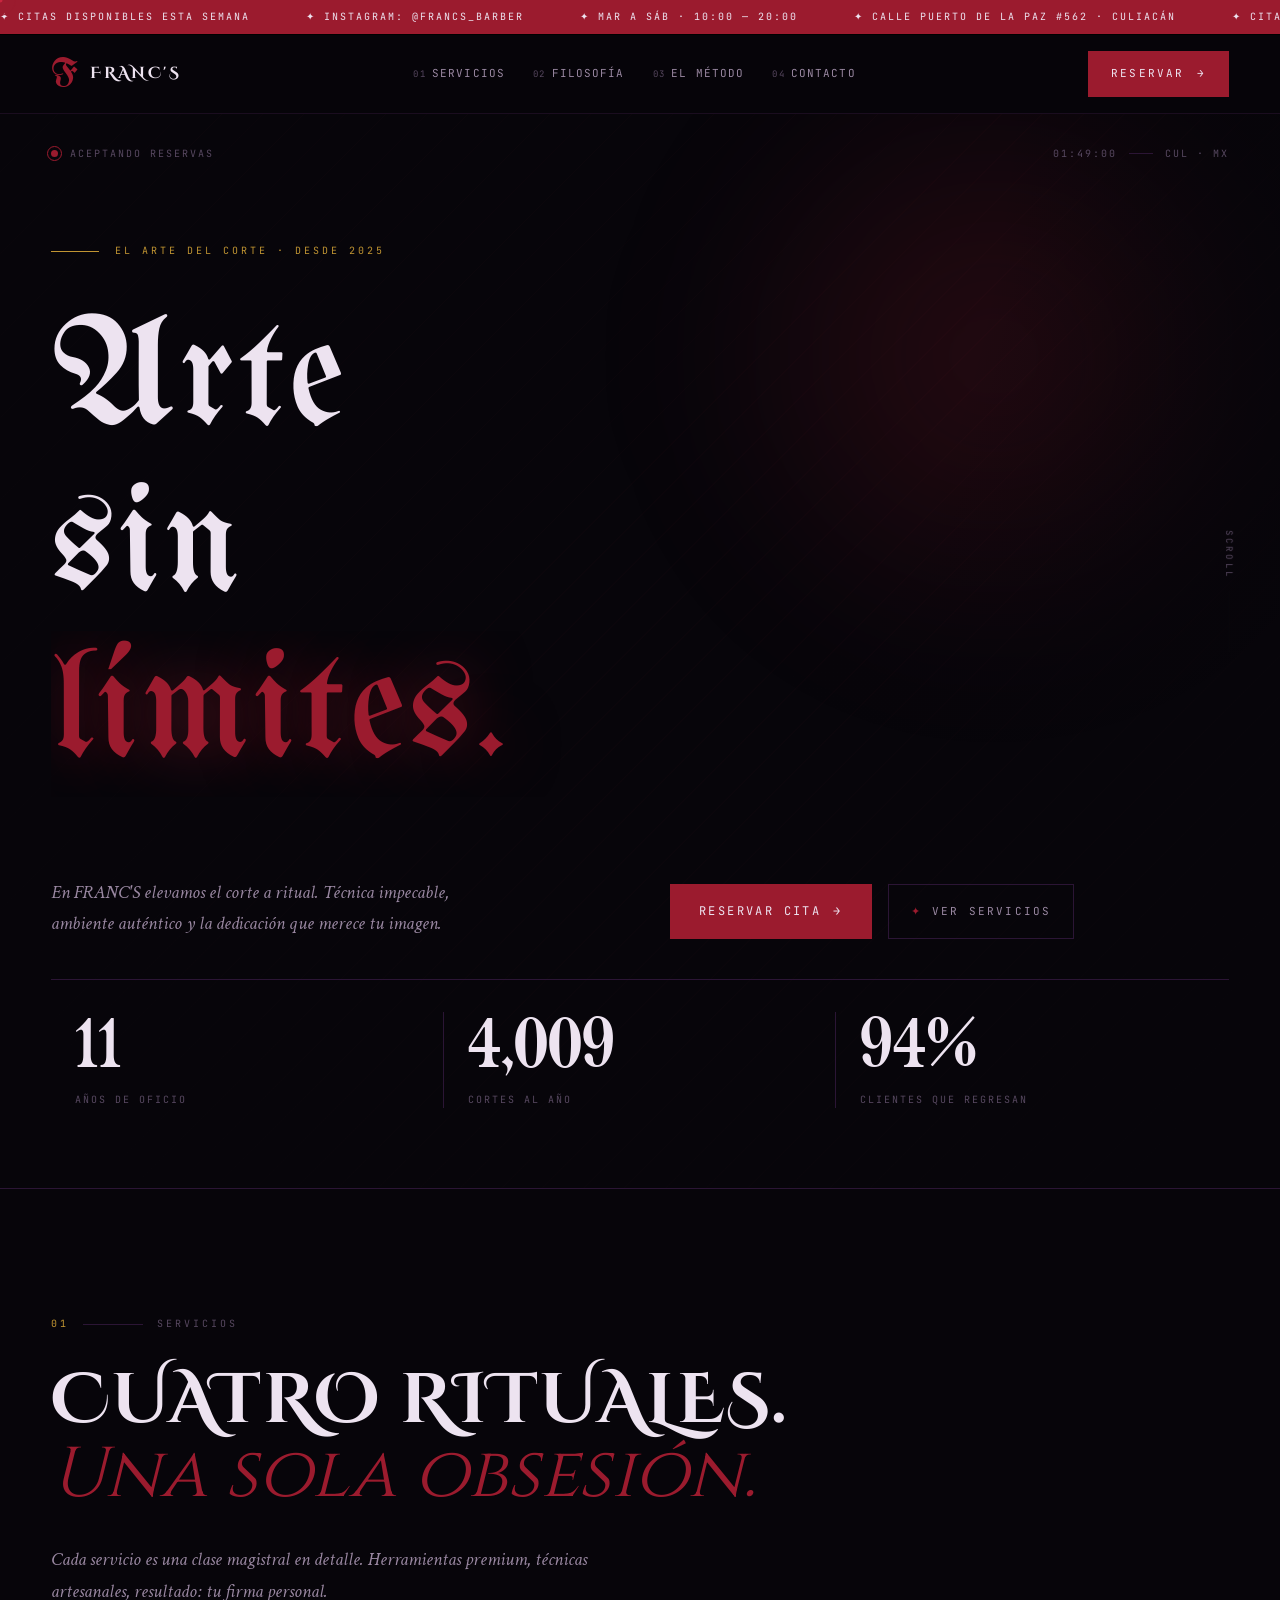
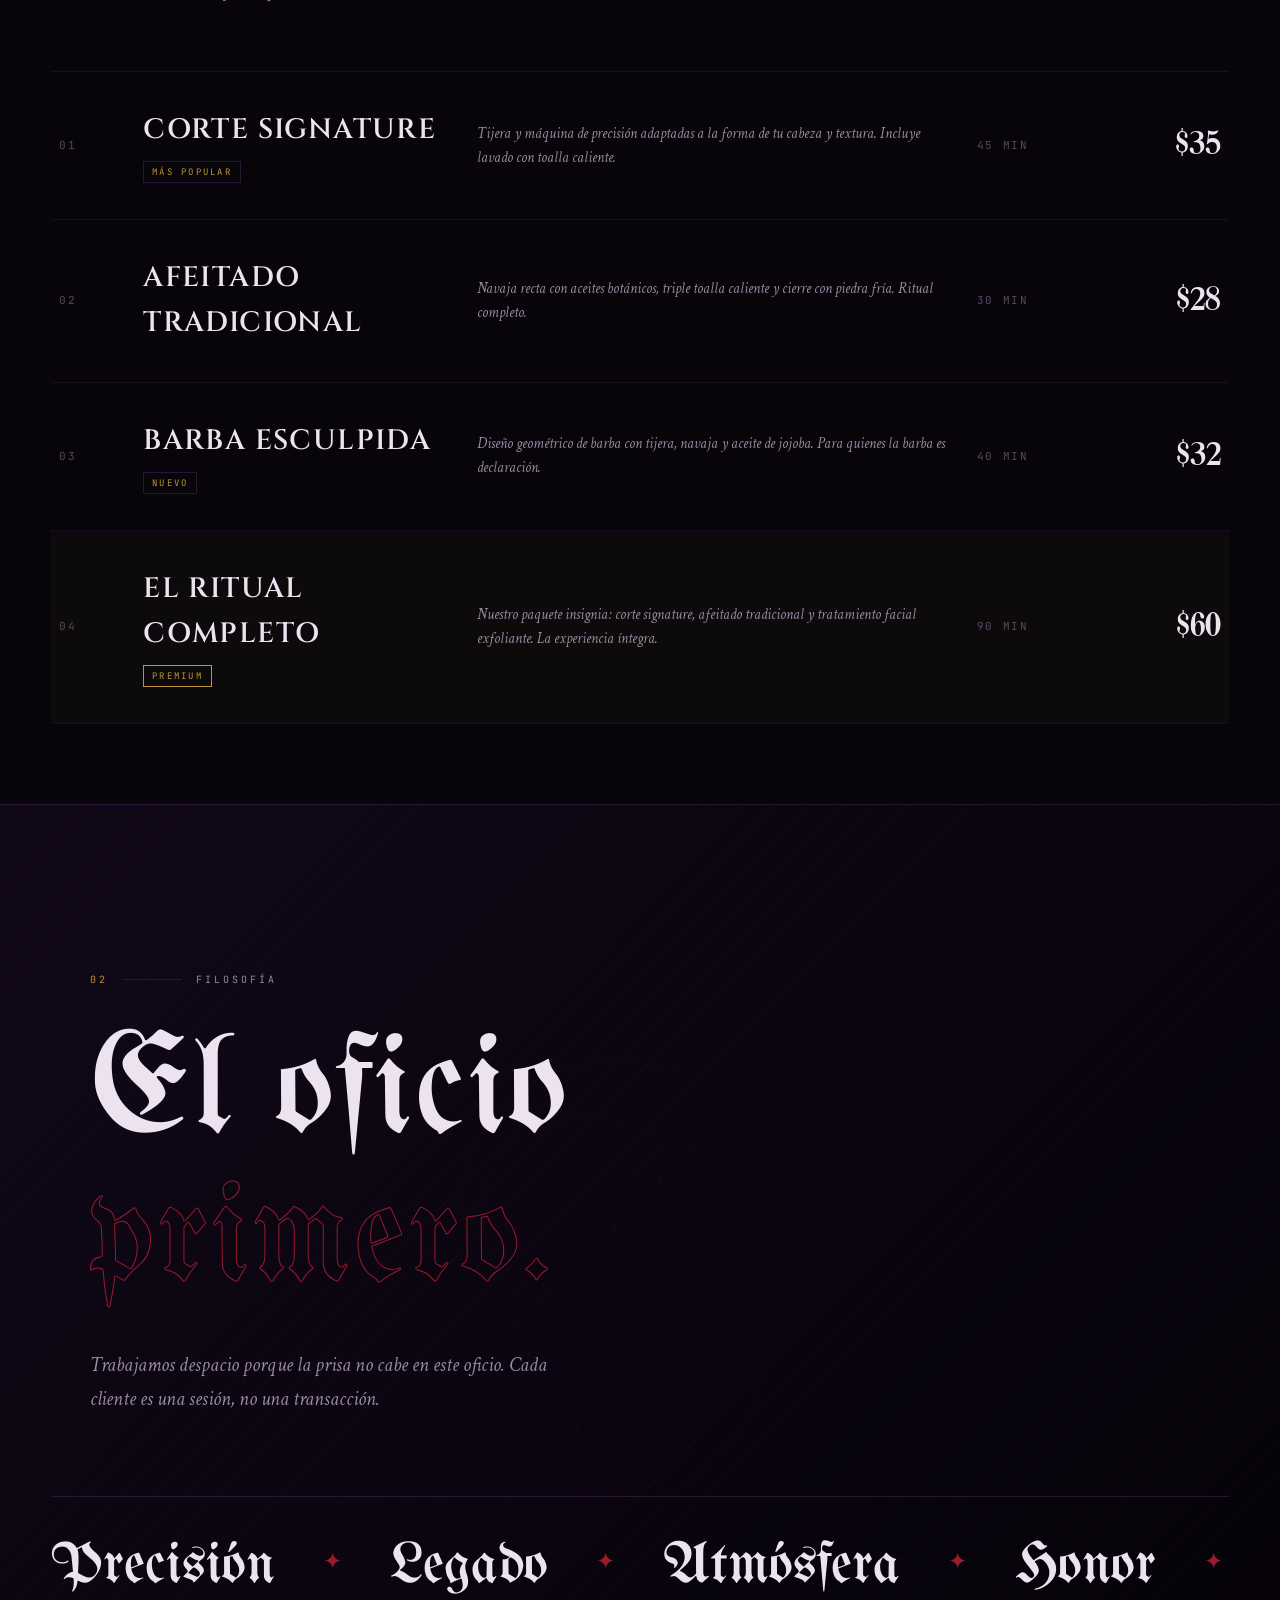
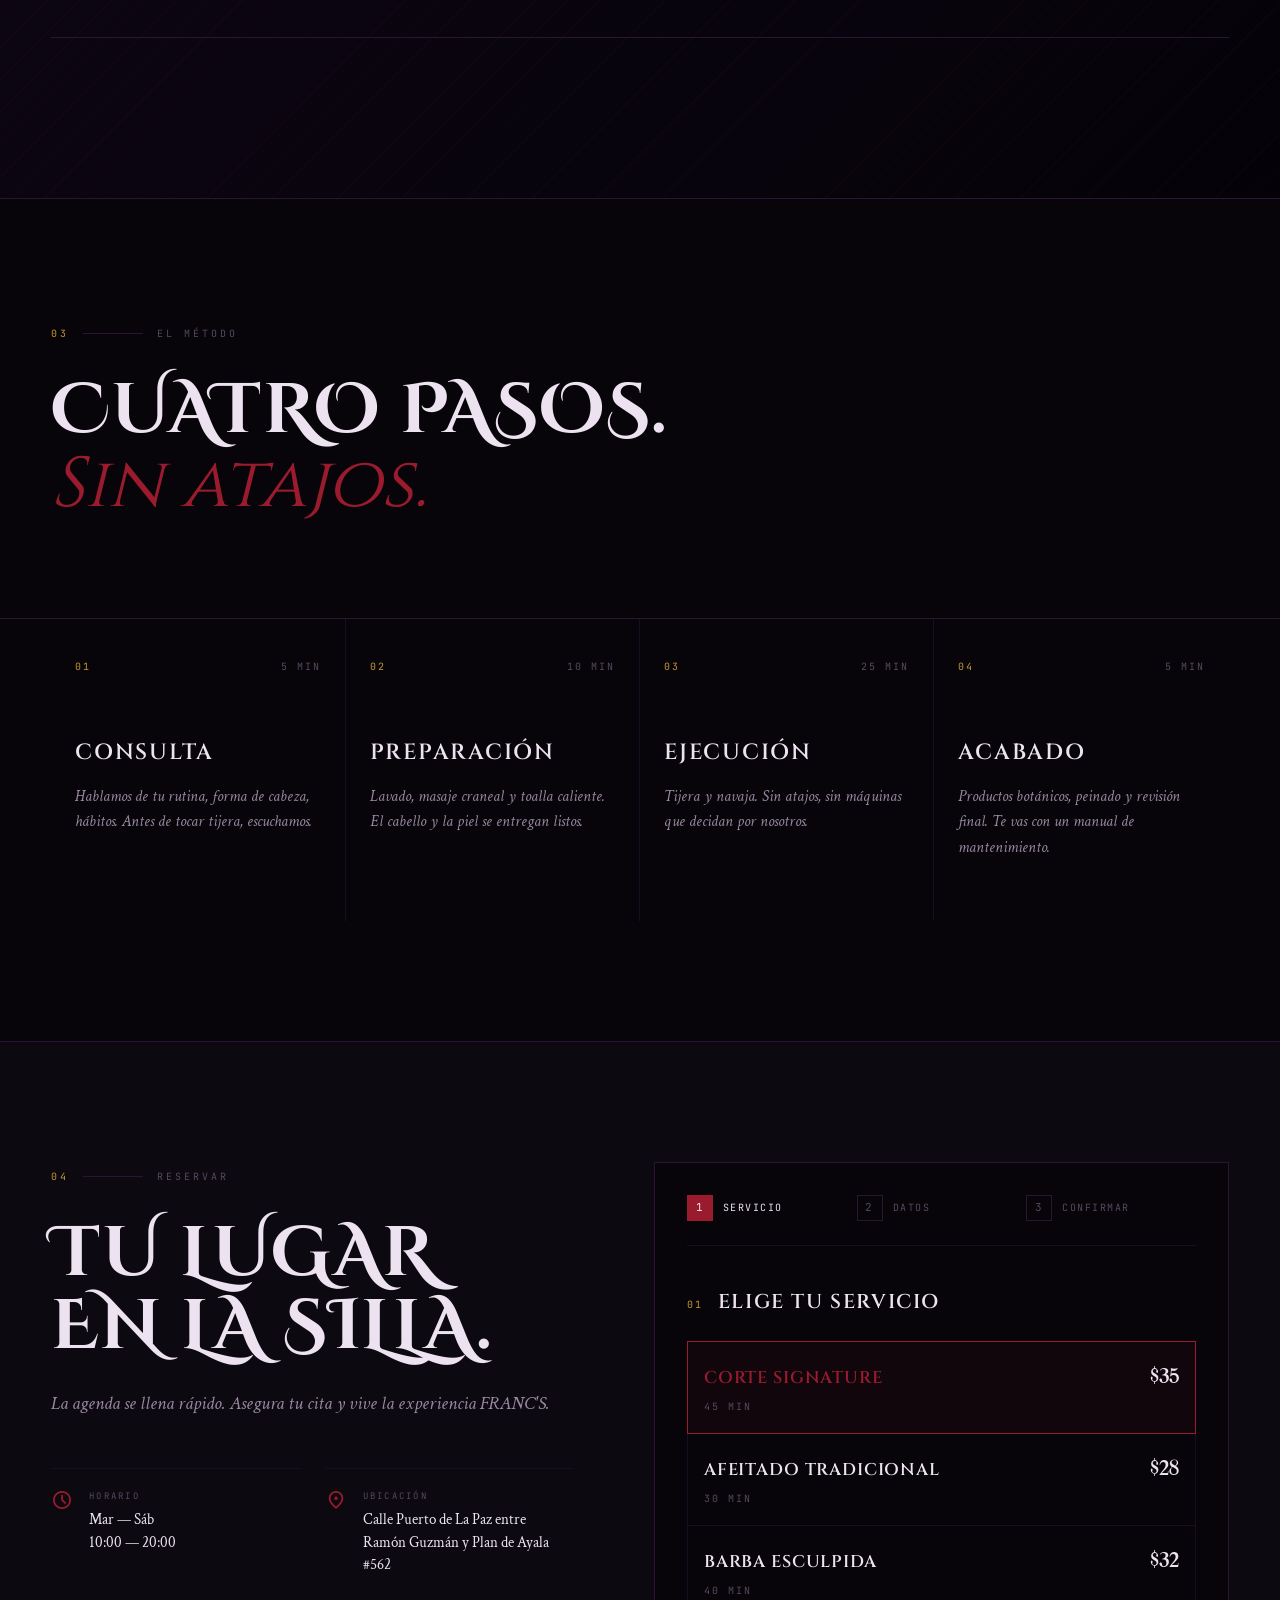
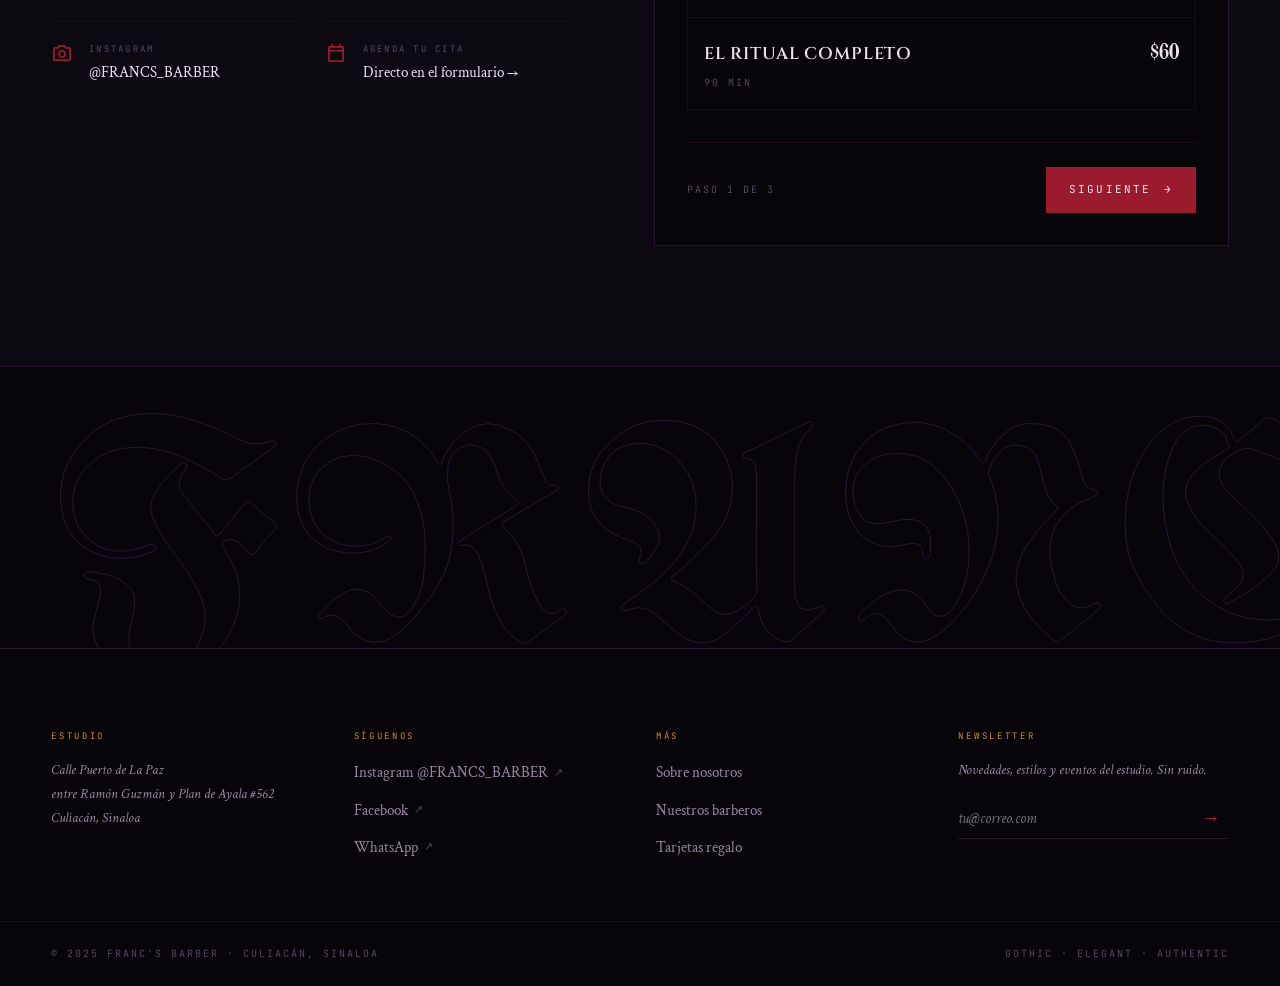
<file: index.html>
<!DOCTYPE html>
<html lang="es">
<head>
  <meta charset="UTF-8" />
  <meta name="viewport" content="width=device-width, initial-scale=1.0" />
  <title>FRANC'S — Barber Shop</title>
  <link rel="preconnect" href="https://fonts.googleapis.com" />
  <link rel="preconnect" href="https://fonts.gstatic.com" crossorigin />
  <link href="https://fonts.googleapis.com/css2?family=UnifrakturMaguntia&family=Cinzel+Decorative:wght@400;700;900&family=Cinzel:wght@400;600;700&family=Crimson+Text:ital,wght@0,400;0,600;1,400;1,600&family=JetBrains+Mono:wght@300;400;500&display=swap" rel="stylesheet" />
  <link href="https://fonts.googleapis.com/css2?family=Material+Symbols+Outlined:opsz,wght,FILL,GRAD@24,300,0,0&display=swap" rel="stylesheet" />
  <link rel="stylesheet" href="styles.css" />
</head>
<body>
  <div class="cursor-dot" id="cursorDot" aria-hidden="true"></div>
  <div class="cursor-ring" id="cursorRing" aria-hidden="true"></div>

  <!-- Loader -->
  <div class="loader" id="loader">
    <div class="loader-emblem">F</div>
    <div class="loader-bar"><span></span></div>
    <div class="loader-text">FRANC'S BARBER — EST. MMXXV</div>
  </div>

  <!-- Ticker -->
  <div class="ticker" aria-hidden="true">
    <div class="ticker-track">
      <span>✦ Citas disponibles esta semana</span>
      <span>✦ Instagram: @FRANCS_BARBER</span>
      <span>✦ Mar a Sáb · 10:00 — 20:00</span>
      <span>✦ Calle Puerto de La Paz #562 · Culiacán</span>
      <span>✦ Citas disponibles esta semana</span>
      <span>✦ Instagram: @FRANCS_BARBER</span>
      <span>✦ Mar a Sáb · 10:00 — 20:00</span>
      <span>✦ Calle Puerto de La Paz #562 · Culiacán</span>
    </div>
  </div>

  <!-- Nav -->
  <nav class="nav" id="nav">
    <div class="nav-inner">
      <a href="#top" class="logo" data-magnetic>
        <span class="logo-mark">F</span>
        <span class="logo-text">FRANC'S</span>
      </a>
      <ul class="nav-links">
        <li><a href="#servicios" class="nav-link"><span class="num">01</span><span>Servicios</span></a></li>
        <li><a href="#filosofia" class="nav-link"><span class="num">02</span><span>Filosofía</span></a></li>
        <li><a href="#galeria" class="nav-link"><span class="num">03</span><span>El Método</span></a></li>
        <li><a href="#contacto" class="nav-link"><span class="num">04</span><span>Contacto</span></a></li>
      </ul>
      <a href="#reservar" class="btn-primary" data-magnetic>
        <span>Reservar</span>
        <span class="btn-arrow">→</span>
      </a>
      <button class="nav-toggle" id="navToggle" aria-label="Menu">
        <span></span><span></span>
      </button>
    </div>
  </nav>

  <!-- Hero -->
  <header class="hero" id="top">
    <div class="hero-bg" aria-hidden="true">
      <div class="hero-texture"></div>
      <div class="hero-glow"></div>
      <div class="hero-vignette"></div>
    </div>

    <div class="hero-meta">
      <div class="meta-row">
        <span class="dot-pulse"></span>
        <span>Aceptando reservas</span>
      </div>
      <div class="meta-row right">
        <span id="clock">--:--:--</span>
        <span class="meta-divider"></span>
        <span>CUL · MX</span>
      </div>
    </div>

    <div class="hero-content">
      <div class="hero-tagline">
        <span class="tag-line"></span>
        <span>El arte del corte · Desde 2025</span>
      </div>

      <h1 class="hero-title">
        <span class="word"><span data-letters="Arte">Arte</span></span>
        <span class="word"><span data-letters="sin">sin</span></span>
        <span class="word accent-word"><span data-letters="límites.">límites.</span></span>
      </h1>

      <div class="hero-foot">
        <p class="hero-lede">
          En FRANC'S elevamos el corte a ritual. Técnica impecable, ambiente
          auténtico y la dedicación que merece tu imagen.
        </p>
        <div class="hero-actions">
          <a href="#reservar" class="btn-primary lg" data-magnetic>
            <span>Reservar cita</span>
            <span class="btn-arrow">→</span>
          </a>
          <a href="#servicios" class="btn-ghost">
            <span class="play-mark">✦</span>
            <span>Ver servicios</span>
          </a>
        </div>
      </div>
    </div>

    <div class="hero-stats">
      <div class="stat">
        <div class="stat-num" data-count="12">0</div>
        <div class="stat-label">Años de oficio</div>
      </div>
      <div class="stat">
        <div class="stat-num" data-count="4200">0</div>
        <div class="stat-label">Cortes al año</div>
      </div>
      <div class="stat">
        <div class="stat-num" data-count="98" data-suffix="%">0</div>
        <div class="stat-label">Clientes que regresan</div>
      </div>
    </div>

    <div class="hero-scroll">
      <span>Scroll</span>
      <span class="scroll-line"></span>
    </div>
  </header>

  <!-- Servicios -->
  <section class="services" id="servicios">
    <div class="section-head">
      <div class="section-label">
        <span class="num">01</span>
        <span class="line"></span>
        <span>Servicios</span>
      </div>
      <h2 class="section-title reveal">
        Cuatro rituales.<br />
        <span class="italic">Una sola obsesión.</span>
      </h2>
      <p class="section-lede reveal">
        Cada servicio es una clase magistral en detalle. Herramientas premium,
        técnicas artesanales, resultado: tu firma personal.
      </p>
    </div>

    <div class="services-list" id="servicesList">
      <article class="service" data-index="01">
        <div class="service-num">01</div>
        <div class="service-name">
          <h3>Corte Signature</h3>
          <span class="service-tag">Más popular</span>
        </div>
        <p class="service-desc">Tijera y máquina de precisión adaptadas a la forma de tu cabeza y textura. Incluye lavado con toalla caliente.</p>
        <div class="service-meta"><span>45 min</span></div>
        <div class="service-price">$35</div>
        <div class="service-hover" aria-hidden="true">
          <span>Reservar</span><span>→</span>
        </div>
      </article>

      <article class="service" data-index="02">
        <div class="service-num">02</div>
        <div class="service-name">
          <h3>Afeitado Tradicional</h3>
        </div>
        <p class="service-desc">Navaja recta con aceites botánicos, triple toalla caliente y cierre con piedra fría. Ritual completo.</p>
        <div class="service-meta"><span>30 min</span></div>
        <div class="service-price">$28</div>
        <div class="service-hover" aria-hidden="true">
          <span>Reservar</span><span>→</span>
        </div>
      </article>

      <article class="service" data-index="03">
        <div class="service-num">03</div>
        <div class="service-name">
          <h3>Barba Esculpida</h3>
          <span class="service-tag">Nuevo</span>
        </div>
        <p class="service-desc">Diseño geométrico de barba con tijera, navaja y aceite de jojoba. Para quienes la barba es declaración.</p>
        <div class="service-meta"><span>40 min</span></div>
        <div class="service-price">$32</div>
        <div class="service-hover" aria-hidden="true">
          <span>Reservar</span><span>→</span>
        </div>
      </article>

      <article class="service featured" data-index="04">
        <div class="service-num">04</div>
        <div class="service-name">
          <h3>El Ritual Completo</h3>
          <span class="service-tag">Premium</span>
        </div>
        <p class="service-desc">Nuestro paquete insignia: corte signature, afeitado tradicional y tratamiento facial exfoliante. La experiencia íntegra.</p>
        <div class="service-meta"><span>90 min</span></div>
        <div class="service-price">$60</div>
        <div class="service-hover" aria-hidden="true">
          <span>Reservar</span><span>→</span>
        </div>
      </article>
    </div>
  </section>

  <!-- Filosofía -->
  <section class="philosophy" id="filosofia">
    <div class="philosophy-bg" aria-hidden="true">
      <div class="placeholder-img">
        <div class="ph-stripes"></div>
        <div class="ph-letter">F</div>
      </div>
    </div>
    <div class="philosophy-content">
      <div class="section-label light">
        <span class="num">02</span>
        <span class="line"></span>
        <span>Filosofía</span>
      </div>
      <h2 class="philosophy-title">
        El oficio<br />
        <span class="outline">primero.</span>
      </h2>
      <p class="philosophy-lede">
        Trabajamos despacio porque la prisa no cabe en este oficio.
        Cada cliente es una sesión, no una transacción.
      </p>
    </div>

    <div class="philosophy-marquee" aria-hidden="true">
      <div class="marquee-track">
        <span>Precisión</span><span class="diamond">✦</span>
        <span>Legado</span><span class="diamond">✦</span>
        <span>Atmósfera</span><span class="diamond">✦</span>
        <span>Honor</span><span class="diamond">✦</span>
        <span>Precisión</span><span class="diamond">✦</span>
        <span>Legado</span><span class="diamond">✦</span>
        <span>Atmósfera</span><span class="diamond">✦</span>
        <span>Honor</span><span class="diamond">✦</span>
      </div>
    </div>
  </section>

  <!-- Proceso -->
  <section class="process" id="galeria">
    <div class="section-head">
      <div class="section-label">
        <span class="num">03</span>
        <span class="line"></span>
        <span>El Método</span>
      </div>
      <h2 class="section-title reveal">
        Cuatro pasos.<br />
        <span class="italic">Sin atajos.</span>
      </h2>
    </div>

    <div class="steps">
      <div class="step">
        <div class="step-head">
          <span class="step-num">01</span>
          <span class="step-time">5 min</span>
        </div>
        <h3>Consulta</h3>
        <p>Hablamos de tu rutina, forma de cabeza, hábitos. Antes de tocar tijera, escuchamos.</p>
      </div>
      <div class="step">
        <div class="step-head">
          <span class="step-num">02</span>
          <span class="step-time">10 min</span>
        </div>
        <h3>Preparación</h3>
        <p>Lavado, masaje craneal y toalla caliente. El cabello y la piel se entregan listos.</p>
      </div>
      <div class="step">
        <div class="step-head">
          <span class="step-num">03</span>
          <span class="step-time">25 min</span>
        </div>
        <h3>Ejecución</h3>
        <p>Tijera y navaja. Sin atajos, sin máquinas que decidan por nosotros.</p>
      </div>
      <div class="step">
        <div class="step-head">
          <span class="step-num">04</span>
          <span class="step-time">5 min</span>
        </div>
        <h3>Acabado</h3>
        <p>Productos botánicos, peinado y revisión final. Te vas con un manual de mantenimiento.</p>
      </div>
    </div>
  </section>

  <!-- Reservar -->
  <section class="booking" id="reservar">
    <div class="booking-grid">
      <div class="booking-info">
        <div class="section-label">
          <span class="num">04</span>
          <span class="line"></span>
          <span>Reservar</span>
        </div>
        <h2 class="section-title">
          Tu lugar<br />
          en la silla.
        </h2>
        <p class="section-lede">
          La agenda se llena rápido. Asegura tu cita y vive la experiencia FRANC'S.
        </p>

        <div class="info-grid">
          <div class="info-item">
            <span class="material-symbols-outlined">schedule</span>
            <div>
              <div class="info-label">Horario</div>
              <div class="info-value">Mar — Sáb<br />10:00 — 20:00</div>
            </div>
          </div>
          <div class="info-item">
            <span class="material-symbols-outlined">location_on</span>
            <div>
              <div class="info-label">Ubicación</div>
              <div class="info-value">Calle Puerto de La Paz entre<br />Ramón Guzmán y Plan de Ayala #562</div>
            </div>
          </div>
          <div class="info-item">
            <span class="material-symbols-outlined">photo_camera</span>
            <div>
              <div class="info-label">Instagram</div>
              <div class="info-value">@FRANCS_BARBER</div>
            </div>
          </div>
          <div class="info-item">
            <span class="material-symbols-outlined">calendar_today</span>
            <div>
              <div class="info-label">Agenda tu cita</div>
              <div class="info-value">Directo en el formulario →</div>
            </div>
          </div>
        </div>
      </div>

      <form class="booking-form" id="bookingForm" novalidate>
        <div class="form-progress">
          <div class="progress-step active" data-step="1"><span>1</span> Servicio</div>
          <div class="progress-step" data-step="2"><span>2</span> Datos</div>
          <div class="progress-step" data-step="3"><span>3</span> Confirmar</div>
        </div>

        <!-- Step 1 -->
        <div class="form-step active" data-step="1">
          <div class="form-section-head">
            <span class="form-num">01</span>
            <h3>Elige tu servicio</h3>
          </div>
          <div class="service-options">
            <label class="service-option">
              <input type="radio" name="service" value="signature" checked />
              <div class="opt-row">
                <span class="opt-name">Corte Signature</span>
                <span class="opt-price">$35</span>
              </div>
              <span class="opt-meta">45 min</span>
            </label>
            <label class="service-option">
              <input type="radio" name="service" value="shave" />
              <div class="opt-row">
                <span class="opt-name">Afeitado Tradicional</span>
                <span class="opt-price">$28</span>
              </div>
              <span class="opt-meta">30 min</span>
            </label>
            <label class="service-option">
              <input type="radio" name="service" value="beard" />
              <div class="opt-row">
                <span class="opt-name">Barba Esculpida</span>
                <span class="opt-price">$32</span>
              </div>
              <span class="opt-meta">40 min</span>
            </label>
            <label class="service-option">
              <input type="radio" name="service" value="ritual" />
              <div class="opt-row">
                <span class="opt-name">El Ritual Completo</span>
                <span class="opt-price">$60</span>
              </div>
              <span class="opt-meta">90 min</span>
            </label>
          </div>
          <div class="form-actions">
            <span class="form-step-label">Paso 1 de 3</span>
            <button type="button" class="btn-primary" data-next>
              <span>Siguiente</span>
              <span class="btn-arrow">→</span>
            </button>
          </div>
        </div>

        <!-- Step 2 -->
        <div class="form-step" data-step="2">
          <div class="form-section-head">
            <span class="form-num">02</span>
            <h3>Tus datos</h3>
          </div>
          <div class="field">
            <label>Nombre completo</label>
            <input type="text" name="name" placeholder="Juan Pérez" required />
          </div>
          <div class="field-row">
            <div class="field">
              <label>Fecha</label>
              <input type="date" name="date" required />
            </div>
            <div class="field">
              <label>Hora</label>
              <select name="time">
                <option>10:00</option>
                <option>11:30</option>
                <option>13:00</option>
                <option>14:30</option>
                <option>16:00</option>
                <option>17:30</option>
                <option>19:00</option>
              </select>
            </div>
          </div>
          <div class="field">
            <label>Teléfono</label>
            <input type="tel" name="phone" placeholder="+52 667 000 0000" />
          </div>
          <div class="field">
            <label>Notas (opcional)</label>
            <textarea name="notes" rows="3" placeholder="Preferencias, alergias o detalles a considerar"></textarea>
          </div>
          <div class="form-actions">
            <button type="button" class="btn-ghost" data-prev>
              <span class="btn-arrow back">←</span>
              <span>Atrás</span>
            </button>
            <button type="button" class="btn-primary" data-next>
              <span>Siguiente</span>
              <span class="btn-arrow">→</span>
            </button>
          </div>
        </div>

        <!-- Step 3 -->
        <div class="form-step" data-step="3">
          <div class="form-section-head">
            <span class="form-num">03</span>
            <h3>Resumen</h3>
          </div>
          <dl class="summary">
            <div class="summary-row">
              <dt>Servicio</dt>
              <dd id="sumService">—</dd>
            </div>
            <div class="summary-row">
              <dt>Fecha</dt>
              <dd id="sumDate">—</dd>
            </div>
            <div class="summary-row">
              <dt>Hora</dt>
              <dd id="sumTime">—</dd>
            </div>
            <div class="summary-row">
              <dt>Nombre</dt>
              <dd id="sumName">—</dd>
            </div>
            <div class="summary-row total">
              <dt>Total</dt>
              <dd id="sumTotal">$0</dd>
            </div>
          </dl>
          <div class="form-actions">
            <button type="button" class="btn-ghost" data-prev>
              <span class="btn-arrow back">←</span>
              <span>Atrás</span>
            </button>
            <button type="submit" class="btn-primary">
              <span>Confirmar cita</span>
              <span class="btn-arrow">→</span>
            </button>
          </div>
          <div class="form-success" id="formSuccess">
            <span class="success-mark">✦</span>
            <h4>Cita confirmada</h4>
            <p>Te esperamos en FRANC'S. Nos vemos pronto.</p>
          </div>
        </div>
      </form>
    </div>
  </section>

  <!-- Footer -->
  <footer class="footer" id="contacto">
    <div class="footer-mega" aria-hidden="true">FRANC'S</div>

    <div class="footer-grid">
      <div class="foot-col">
        <div class="foot-label">Estudio</div>
        <p>Calle Puerto de La Paz<br />entre Ramón Guzmán y Plan de Ayala #562<br />Culiacán, Sinaloa</p>
      </div>
      <div class="foot-col">
        <div class="foot-label">Síguenos</div>
        <ul class="foot-links">
          <li><a href="#">Instagram @FRANCS_BARBER <span>↗</span></a></li>
          <li><a href="#">Facebook <span>↗</span></a></li>
          <li><a href="#">WhatsApp <span>↗</span></a></li>
        </ul>
      </div>
      <div class="foot-col">
        <div class="foot-label">Más</div>
        <ul class="foot-links">
          <li><a href="#">Sobre nosotros</a></li>
          <li><a href="#">Nuestros barberos</a></li>
          <li><a href="#">Tarjetas regalo</a></li>
        </ul>
      </div>
      <div class="foot-col">
        <div class="foot-label">Newsletter</div>
        <p>Novedades, estilos y eventos del estudio. Sin ruido.</p>
        <form class="news-form" onsubmit="event.preventDefault(); this.querySelector('input').value=''; this.querySelector('.news-ok').classList.add('show')">
          <input type="email" placeholder="tu@correo.com" required />
          <button type="submit" aria-label="Suscribirse">→</button>
          <span class="news-ok">Recibido ✦</span>
        </form>
      </div>
    </div>

    <div class="footer-base">
      <span>© 2025 FRANC'S BARBER · Culiacán, Sinaloa</span>
      <span>Gothic · Elegant · Authentic</span>
    </div>
  </footer>

  <script src="script.js"></script>
</body>
</html>
</file>
<file: styles.css>
/* ============================================
   FRANC'S — Barber Shop
   Gothic Alternative — Dark, Elegant, Brutal
   ============================================ */

:root {
  --bg:          #07050a;
  --bg-elev:     #0d0910;
  --bg-elev-2:   #130c18;
  --line:        #1a0d1f;
  --line-strong: #2b1535;
  --fg:          #ede3f0;
  --fg-dim:      #9a88a2;
  --fg-mute:     #574860;

  --accent:       #9b1b2e;
  --accent-light: #c9263f;
  --accent-warm:  #c09432;
  --accent-glow:  rgba(155, 27, 46, 0.35);

  --f-gothic:  "UnifrakturMaguntia", "Times New Roman", serif;
  --f-display: "Cinzel Decorative", "Times New Roman", serif;
  --f-heading: "Cinzel", "Times New Roman", serif;
  --f-body:    "Crimson Text", Georgia, serif;
  --f-mono:    "JetBrains Mono", ui-monospace, monospace;

  --pad-x: clamp(20px, 4vw, 64px);
}

/* Reset */
*, *::before, *::after { box-sizing: border-box; margin: 0; padding: 0; }
html { scroll-behavior: smooth; }
body {
  font-family: var(--f-body);
  background: var(--bg);
  color: var(--fg);
  line-height: 1.6;
  font-size: 17px;
  -webkit-font-smoothing: antialiased;
  overflow-x: hidden;
  cursor: none;
}
a { color: inherit; text-decoration: none; }
button { font: inherit; color: inherit; background: none; border: 0; cursor: none; }
img { max-width: 100%; display: block; }
ul { list-style: none; }

::selection { background: var(--accent); color: var(--fg); }

::-webkit-scrollbar { width: 6px; }
::-webkit-scrollbar-track { background: var(--bg); }
::-webkit-scrollbar-thumb { background: var(--accent); border-radius: 0; }
::-webkit-scrollbar-thumb:hover { background: var(--accent-light); }

/* ============== Cursor ============== */
.cursor-dot, .cursor-ring {
  position: fixed; top: 0; left: 0;
  pointer-events: none; z-index: 9999;
  transform: translate(-50%, -50%);
  transition: opacity .2s;
}
.cursor-dot {
  width: 5px; height: 5px;
  background: var(--accent-light);
  border-radius: 50%;
}
.cursor-ring {
  width: 32px; height: 32px;
  border: 1px solid var(--accent);
  border-radius: 50%;
  transition: width .25s, height .25s, transform .15s ease-out, border-color .25s;
}
.cursor-ring.hover {
  width: 56px; height: 56px;
  background: rgba(155, 27, 46, 0.08);
  border-color: var(--accent-light);
}
@media (max-width: 900px), (pointer: coarse) {
  .cursor-dot, .cursor-ring { display: none; }
  body, button, a { cursor: auto; }
}

/* ============== Loader ============== */
.loader {
  position: fixed; inset: 0;
  background: var(--bg);
  z-index: 10000;
  display: flex; flex-direction: column;
  align-items: center; justify-content: center;
  gap: 28px;
  transition: opacity .7s ease, visibility .7s ease;
}
.loader.done { opacity: 0; visibility: hidden; }
.loader-emblem {
  font-family: var(--f-gothic);
  font-size: 72px;
  color: var(--accent);
  line-height: 1;
  animation: emblemFlicker 1.4s ease-in-out infinite;
  text-shadow: 0 0 40px var(--accent-glow);
}
@keyframes emblemFlicker {
  0%, 100% { opacity: .4; transform: scale(.95); }
  50%       { opacity: 1;  transform: scale(1.05); }
}
.loader-bar {
  width: 200px; height: 1px;
  background: var(--line-strong);
  overflow: hidden;
}
.loader-bar span {
  display: block; height: 100%; width: 0;
  background: var(--accent);
  animation: load 1.5s ease forwards;
  box-shadow: 0 0 8px var(--accent);
}
@keyframes load { to { width: 100%; } }
.loader-text {
  font-family: var(--f-mono);
  font-size: 10px;
  letter-spacing: .35em;
  color: var(--fg-mute);
  text-transform: uppercase;
}

/* ============== Ticker ============== */
.ticker {
  position: relative;
  background: var(--accent);
  color: var(--fg);
  padding: 9px 0;
  overflow: hidden;
  font-family: var(--f-mono);
  font-size: 10px;
  letter-spacing: .2em;
  text-transform: uppercase;
  border-bottom: 1px solid #000;
}
.ticker-track {
  display: flex; gap: 56px;
  white-space: nowrap;
  animation: ticker 40s linear infinite;
  width: max-content;
}
@keyframes ticker { to { transform: translateX(-50%); } }

/* ============== Nav ============== */
.nav {
  position: sticky; top: 0; z-index: 100;
  background: rgba(7, 5, 10, 0.75);
  backdrop-filter: blur(24px);
  border-bottom: 1px solid var(--line);
  transition: background .3s, border-color .3s;
}
.nav.scrolled {
  background: rgba(7, 5, 10, 0.95);
  border-bottom-color: var(--line-strong);
}
.nav-inner {
  max-width: 1440px; margin: 0 auto;
  padding: 16px var(--pad-x);
  display: flex; align-items: center;
  justify-content: space-between; gap: 32px;
}
.logo {
  display: flex; align-items: center; gap: 12px;
}
.logo-mark {
  font-family: var(--f-gothic);
  font-size: 36px;
  color: var(--accent);
  line-height: 1;
  transition: color .3s, text-shadow .3s;
  text-shadow: 0 0 20px rgba(155, 27, 46, 0);
}
.logo:hover .logo-mark {
  color: var(--accent-light);
  text-shadow: 0 0 20px var(--accent-glow);
}
.logo-text {
  font-family: var(--f-display);
  font-size: 16px;
  font-weight: 700;
  letter-spacing: .15em;
  text-transform: uppercase;
  color: var(--fg);
}

.nav-links { display: flex; gap: 28px; }
.nav-link {
  display: inline-flex; align-items: baseline; gap: 6px;
  font-family: var(--f-mono); font-size: 11px; font-weight: 400;
  letter-spacing: .1em; text-transform: uppercase;
  color: var(--fg-dim);
  position: relative; padding: 6px 0;
  transition: color .25s;
}
.nav-link .num {
  font-size: 9px; color: var(--fg-mute); letter-spacing: .15em;
}
.nav-link::after {
  content: ""; position: absolute; inset: auto 0 0 0;
  height: 1px; background: var(--accent);
  transform: scaleX(0); transform-origin: right;
  transition: transform .35s ease;
}
.nav-link:hover { color: var(--fg); }
.nav-link:hover::after { transform: scaleX(1); transform-origin: left; }
@media (max-width: 900px) { .nav-links { display: none; } }

.nav-toggle {
  display: none; width: 40px; height: 40px;
  flex-direction: column; gap: 5px;
  align-items: center; justify-content: center;
}
.nav-toggle span {
  display: block; width: 22px; height: 1px;
  background: var(--fg);
}
@media (max-width: 900px) {
  .nav-toggle { display: flex; }
}

/* ============== Buttons ============== */
.btn-primary {
  display: inline-flex; align-items: center; gap: 12px;
  padding: 13px 22px;
  background: var(--accent); color: var(--fg);
  font-family: var(--f-mono); font-size: 11px;
  letter-spacing: .2em; text-transform: uppercase;
  border: 1px solid var(--accent);
  border-radius: 0;
  transition: all .3s ease;
  position: relative; overflow: hidden;
}
.btn-primary::before {
  content: ""; position: absolute; inset: 0;
  background: var(--accent-light);
  transform: translateY(101%); transition: transform .35s ease;
}
.btn-primary > * { position: relative; z-index: 1; }
.btn-primary:hover::before { transform: translateY(0); }
.btn-primary:hover { border-color: var(--accent-light); }
.btn-primary.lg { padding: 17px 28px; font-size: 12px; }

.btn-arrow { display: inline-block; transition: transform .3s; }
.btn-primary:hover .btn-arrow { transform: translateX(5px); }
.btn-arrow.back { transform: rotate(0); }
.btn-ghost:hover .btn-arrow.back { transform: translateX(-5px); }

.btn-ghost {
  display: inline-flex; align-items: center; gap: 10px;
  padding: 13px 22px;
  border: 1px solid var(--line-strong);
  color: var(--fg-dim);
  font-family: var(--f-mono); font-size: 11px;
  letter-spacing: .2em; text-transform: uppercase;
  transition: all .3s;
}
.btn-ghost:hover { border-color: var(--accent); color: var(--fg); }
.btn-ghost .play-mark { color: var(--accent); }

/* ============== Hero ============== */
.hero {
  position: relative; min-height: 100vh;
  padding: 0 var(--pad-x) 80px;
  display: grid; grid-template-rows: auto 1fr auto;
  overflow: hidden;
}
.hero-bg { position: absolute; inset: 0; z-index: 0; }

.hero-texture {
  position: absolute; inset: 0;
  background-image:
    repeating-linear-gradient(
      -45deg,
      transparent, transparent 28px,
      rgba(155, 27, 46, 0.025) 28px,
      rgba(155, 27, 46, 0.025) 29px
    );
}
.hero-glow {
  position: absolute;
  width: 700px; height: 700px;
  right: -5%; top: -10%;
  background: radial-gradient(circle, rgba(155, 27, 46, 0.22) 0%, transparent 65%);
  filter: blur(60px);
  animation: driftGlow 16s ease-in-out infinite;
}
@keyframes driftGlow {
  0%, 100% { transform: translate(0, 0); opacity: .8; }
  50%       { transform: translate(-50px, 60px); opacity: 1; }
}
.hero-vignette {
  position: absolute; inset: 0;
  background: radial-gradient(ellipse at 50% 0%, transparent 40%, var(--bg) 90%);
}

.hero-meta {
  position: relative; z-index: 2;
  padding: 32px 0;
  display: flex; justify-content: space-between;
  font-family: var(--f-mono); font-size: 10px;
  color: var(--fg-mute); letter-spacing: .2em; text-transform: uppercase;
}
.meta-row { display: flex; align-items: center; gap: 12px; }
.meta-divider { width: 24px; height: 1px; background: var(--line-strong); }
.dot-pulse {
  width: 7px; height: 7px;
  background: var(--accent);
  border-radius: 50%; position: relative;
}
.dot-pulse::after {
  content: ""; position: absolute; inset: -4px;
  border: 1px solid var(--accent); border-radius: 50%;
  animation: pulse 2.2s infinite;
}
@keyframes pulse {
  0%   { transform: scale(.7); opacity: 1; }
  100% { transform: scale(2.2); opacity: 0; }
}

.hero-content {
  position: relative; z-index: 2;
  align-self: center; padding: 40px 0;
  max-width: 1200px;
}
.hero-tagline {
  display: inline-flex; align-items: center; gap: 16px;
  font-family: var(--f-mono); font-size: 10px;
  letter-spacing: .3em; text-transform: uppercase;
  color: var(--accent-warm); margin-bottom: 40px;
}
.tag-line {
  display: inline-block; width: 48px; height: 1px;
  background: var(--accent-warm);
}

.hero-title {
  font-family: var(--f-gothic);
  font-weight: 400;
  font-size: clamp(60px, 12vw, 200px);
  line-height: 1.08;
  letter-spacing: 0.02em;
  margin-bottom: 80px;
  color: var(--fg);
}
.hero-title .word { display: block; overflow: hidden; }
.hero-title .word > span {
  display: inline-block;
  transform: translateY(110%);
  animation: rise 1.1s cubic-bezier(.2,.8,.2,1) forwards;
}
.hero-title .word:nth-child(1) > span { animation-delay: .1s; }
.hero-title .word:nth-child(2) > span { animation-delay: .28s; }
.hero-title .word:nth-child(3) > span { animation-delay: .46s; }
.hero-title .accent-word > span {
  color: var(--accent);
  text-shadow: 0 0 60px rgba(155, 27, 46, 0.5);
}
@keyframes rise { to { transform: translateY(0); } }

.hero-foot {
  display: grid; grid-template-columns: 1fr 1fr;
  gap: 60px; align-items: end;
}
@media (max-width: 800px) {
  .hero-foot { grid-template-columns: 1fr; gap: 32px; }
}
.hero-lede {
  font-size: 19px; color: var(--fg-dim);
  max-width: 460px; line-height: 1.65;
  font-style: italic;
}
.hero-actions { display: flex; gap: 16px; flex-wrap: wrap; }

.hero-stats {
  position: relative; z-index: 2;
  display: grid; grid-template-columns: repeat(3, 1fr);
  border-top: 1px solid var(--line-strong);
  padding-top: 32px;
}
.stat { border-right: 1px solid var(--line-strong); padding: 0 24px; }
.stat:last-child { border-right: 0; }
.stat-num {
  font-family: var(--f-gothic);
  font-size: clamp(40px, 6vw, 72px);
  font-weight: 400; line-height: 1;
  margin-bottom: 8px;
  color: var(--fg);
}
.stat-label {
  font-family: var(--f-mono); font-size: 10px;
  letter-spacing: .2em; text-transform: uppercase;
  color: var(--fg-mute);
}
@media (max-width: 700px) {
  .hero-stats { grid-template-columns: 1fr; gap: 16px; }
  .stat { border-right: 0; border-bottom: 1px solid var(--line); padding: 16px 0; }
}

.hero-scroll {
  position: absolute; right: var(--pad-x); top: 50%;
  transform: translateY(-50%) rotate(90deg);
  transform-origin: right center;
  display: flex; align-items: center; gap: 12px;
  font-family: var(--f-mono); font-size: 9px;
  letter-spacing: .35em; text-transform: uppercase;
  color: var(--fg-mute); z-index: 2;
}
.scroll-line {
  display: inline-block; width: 60px; height: 1px;
  background: linear-gradient(to right, var(--accent), transparent);
  position: relative; overflow: hidden;
}
.scroll-line::after {
  content: ""; position: absolute; inset: 0;
  background: var(--bg); animation: scrollLine 2s infinite;
}
@keyframes scrollLine {
  0%   { transform: translateX(-100%); }
  100% { transform: translateX(100%); }
}
@media (max-width: 1100px) { .hero-scroll { display: none; } }

/* ============== Section Heads ============== */
.section-head {
  max-width: 1440px; margin: 0 auto;
  padding: 120px var(--pad-x) 64px;
}
.section-label {
  display: inline-flex; align-items: center; gap: 14px;
  font-family: var(--f-mono); font-size: 10px;
  letter-spacing: .3em; text-transform: uppercase;
  color: var(--fg-mute); margin-bottom: 32px;
}
.section-label.light { color: rgba(237, 227, 240, 0.6); }
.section-label .num { color: var(--accent-warm); }
.section-label .line { width: 60px; height: 1px; background: var(--line-strong); }

.section-title {
  font-family: var(--f-display);
  font-size: clamp(32px, 5.5vw, 80px);
  font-weight: 700; line-height: 1.05;
  letter-spacing: .02em;
  max-width: 1000px; margin-bottom: 32px;
  text-transform: uppercase;
}
.section-title .italic {
  font-style: italic;
  color: var(--accent);
  font-family: var(--f-heading);
  font-weight: 400;
  text-transform: none;
  letter-spacing: 0;
}
.section-lede {
  font-family: var(--f-body);
  font-size: 19px; color: var(--fg-dim);
  max-width: 560px; line-height: 1.65;
  font-style: italic;
}

/* ============== Services ============== */
.services {
  background: var(--bg);
  border-top: 1px solid var(--line-strong);
}
.services-list {
  max-width: 1440px; margin: 0 auto;
  padding: 0 var(--pad-x) 80px;
}
.service {
  display: grid;
  grid-template-columns: 60px 1.3fr 2fr 100px 120px;
  align-items: center; gap: 24px;
  padding: 36px 8px;
  border-top: 1px solid var(--line);
  position: relative; cursor: none;
  transition: padding .4s ease, background .4s ease;
}
.service:last-child { border-bottom: 1px solid var(--line); }
.service::before {
  content: ""; position: absolute;
  left: 0; top: 0; bottom: 0; width: 0;
  background: var(--accent); transition: width .4s ease;
}
.service:hover { padding-left: 28px; background: rgba(155, 27, 46, 0.04); }
.service:hover::before { width: 3px; }
.service:hover .service-hover { opacity: 1; transform: translateX(0); }

.service-num {
  font-family: var(--f-mono); font-size: 11px;
  color: var(--fg-mute); letter-spacing: .15em;
}
.service-name { display: flex; flex-direction: column; gap: 8px; }
.service-name h3 {
  font-family: var(--f-heading);
  font-size: clamp(20px, 2.2vw, 28px);
  font-weight: 600; letter-spacing: .05em;
  text-transform: uppercase;
  transition: color .3s;
}
.service:hover .service-name h3 { color: var(--accent); }
.service-tag {
  font-family: var(--f-mono); font-size: 9px;
  letter-spacing: .25em; text-transform: uppercase;
  color: var(--accent-warm);
  border: 1px solid var(--line-strong);
  padding: 3px 8px; width: max-content;
}
.service-desc {
  font-family: var(--f-body);
  font-size: 15px; color: var(--fg-dim);
  max-width: 480px; line-height: 1.6;
  font-style: italic;
}
.service-meta {
  font-family: var(--f-mono); font-size: 11px;
  color: var(--fg-mute); letter-spacing: .15em; text-transform: uppercase;
}
.service-price {
  font-family: var(--f-gothic); font-size: 34px;
  text-align: right; color: var(--fg);
}
.service-hover {
  position: absolute; right: 8px; top: 50%;
  transform: translate(20px, -50%); opacity: 0;
  background: var(--accent); color: var(--fg);
  padding: 10px 14px;
  font-family: var(--f-mono); font-size: 10px;
  letter-spacing: .2em; text-transform: uppercase;
  display: flex; gap: 8px;
  transition: opacity .35s, transform .35s ease;
  pointer-events: none;
}
.service.featured { background: rgba(192, 148, 50, 0.03); }
.service.featured .service-tag { color: var(--accent-warm); border-color: var(--accent-warm); }

@media (max-width: 1000px) {
  .service {
    grid-template-columns: 40px 1fr 100px;
    grid-template-areas: "n t p" "n d p" "n m p";
    row-gap: 8px;
  }
  .service-num { grid-area: n; align-self: start; }
  .service-name { grid-area: t; }
  .service-desc { grid-area: d; }
  .service-meta { grid-area: m; }
  .service-price { grid-area: p; align-self: start; font-size: 26px; }
  .service-hover { display: none; }
}

/* ============== Philosophy ============== */
.philosophy {
  position: relative; min-height: 70vh;
  padding: 160px var(--pad-x);
  overflow: hidden;
  background: #040208;
  border-top: 1px solid var(--line-strong);
  border-bottom: 1px solid var(--line-strong);
}
.philosophy-bg { position: absolute; inset: 0; z-index: 0; }
.placeholder-img {
  position: absolute; inset: 0;
  background: linear-gradient(135deg, #100818 0%, #040208 100%);
  overflow: hidden;
}
.ph-stripes {
  position: absolute; inset: 0;
  background-image: repeating-linear-gradient(
    -45deg, transparent, transparent 22px,
    rgba(155, 27, 46, 0.05) 22px,
    rgba(155, 27, 46, 0.05) 23px
  );
}
.ph-letter {
  position: absolute; top: 50%; left: 50%;
  transform: translate(-50%, -50%);
  font-family: var(--f-gothic);
  font-size: clamp(200px, 40vw, 600px);
  color: transparent;
  -webkit-text-stroke: 1px rgba(155, 27, 46, 0.08);
  user-select: none; pointer-events: none;
  line-height: 1;
}
.philosophy-content {
  position: relative; z-index: 1;
  max-width: 1100px; margin: 0 auto;
}
.philosophy-title {
  font-family: var(--f-gothic);
  font-size: clamp(56px, 11vw, 180px);
  font-weight: 400; line-height: 1.05;
  letter-spacing: 0.02em; margin-bottom: 32px;
}
.philosophy-title .outline {
  -webkit-text-stroke: 1px var(--accent);
  color: transparent;
}
.philosophy-lede {
  font-family: var(--f-body);
  font-size: 20px; color: var(--fg-dim);
  max-width: 480px; line-height: 1.7;
  font-style: italic;
}
.philosophy-marquee {
  position: relative; z-index: 1; margin-top: 80px;
  border-top: 1px solid var(--line-strong);
  border-bottom: 1px solid var(--line-strong);
  padding: 24px 0; overflow: hidden;
  font-family: var(--f-gothic);
  font-size: clamp(28px, 4.5vw, 60px);
}
.marquee-track {
  display: flex; gap: 48px; white-space: nowrap;
  animation: ticker 28s linear infinite;
  width: max-content; align-items: center;
}
.marquee-track .diamond {
  color: var(--accent); font-family: var(--f-mono);
  font-size: .4em; transform: translateY(-.2em);
}

/* ============== Process / Steps ============== */
.process { background: var(--bg); }
.steps {
  max-width: 1440px; margin: 0 auto;
  padding: 0 var(--pad-x) 120px;
  display: grid; grid-template-columns: repeat(4, 1fr);
  gap: 0; border-top: 1px solid var(--line-strong);
}
@media (max-width: 1000px) { .steps { grid-template-columns: repeat(2, 1fr); } }
@media (max-width: 600px)  { .steps { grid-template-columns: 1fr; } }
.step {
  padding: 40px 24px 60px;
  border-right: 1px solid var(--line);
  transition: background .4s;
  position: relative;
}
.step:last-child { border-right: 0; }
.step:hover { background: var(--bg-elev); }
.step::before {
  content: ""; position: absolute;
  top: 0; left: 0; right: 0; height: 2px;
  background: transparent;
  transition: background .4s;
}
.step:hover::before { background: var(--accent); }
@media (max-width: 1000px) {
  .step:nth-child(2) { border-right: 0; }
  .step:nth-child(odd) { border-right: 1px solid var(--line); }
  .step { border-bottom: 1px solid var(--line); }
}
.step-head {
  display: flex; justify-content: space-between;
  align-items: center; margin-bottom: 60px;
  font-family: var(--f-mono); font-size: 10px;
  letter-spacing: .2em; text-transform: uppercase;
}
.step-num { color: var(--accent-warm); }
.step-time { color: var(--fg-mute); }
.step h3 {
  font-family: var(--f-heading); font-size: 22px;
  font-weight: 600; margin-bottom: 14px;
  letter-spacing: .08em; text-transform: uppercase;
}
.step p {
  font-family: var(--f-body);
  font-size: 16px; color: var(--fg-dim);
  line-height: 1.6; font-style: italic;
}

/* ============== Booking ============== */
.booking {
  background: var(--bg-elev);
  border-top: 1px solid var(--line-strong);
}
.booking-grid {
  max-width: 1440px; margin: 0 auto;
  padding: 120px var(--pad-x);
  display: grid; grid-template-columns: 1fr 1.1fr;
  gap: 80px; align-items: start;
}
@media (max-width: 1000px) {
  .booking-grid { grid-template-columns: 1fr; gap: 48px; }
}
.booking-info .section-title { margin-bottom: 24px; }
.info-grid {
  margin-top: 48px;
  display: grid; grid-template-columns: 1fr 1fr;
  gap: 24px;
}
.info-item {
  display: flex; gap: 16px;
  padding: 20px 0; border-top: 1px solid var(--line);
}
.info-item .material-symbols-outlined { color: var(--accent); font-size: 22px; }
.info-label {
  font-family: var(--f-mono); font-size: 9px;
  letter-spacing: .25em; text-transform: uppercase;
  color: var(--fg-mute); margin-bottom: 6px;
}
.info-value {
  font-family: var(--f-body);
  font-size: 15px; color: var(--fg); line-height: 1.5;
}

/* Form */
.booking-form {
  background: var(--bg);
  border: 1px solid var(--line-strong);
  padding: 32px; position: relative;
}
.form-progress {
  display: flex; gap: 0; margin-bottom: 40px;
  padding-bottom: 24px; border-bottom: 1px solid var(--line);
}
.progress-step {
  flex: 1; display: flex; align-items: center; gap: 10px;
  font-family: var(--f-mono); font-size: 10px;
  letter-spacing: .15em; text-transform: uppercase;
  color: var(--fg-mute); transition: color .3s;
}
.progress-step span {
  width: 26px; height: 26px;
  border: 1px solid var(--line-strong);
  display: inline-flex; align-items: center; justify-content: center;
  font-size: 11px; border-radius: 0;
  transition: all .3s;
}
.progress-step.active { color: var(--fg); }
.progress-step.active span { border-color: var(--accent); background: var(--accent); color: var(--fg); }
.progress-step.done span { background: var(--accent); border-color: var(--accent); color: var(--fg); }

.form-section-head {
  display: flex; align-items: baseline; gap: 14px; margin-bottom: 24px;
}
.form-num {
  font-family: var(--f-mono); font-size: 10px;
  color: var(--accent-warm); letter-spacing: .25em;
}
.form-section-head h3 {
  font-family: var(--f-heading); font-size: 20px;
  font-weight: 600; letter-spacing: .08em; text-transform: uppercase;
}

.form-step { display: none; animation: fadeIn .4s ease; }
.form-step.active { display: block; }
@keyframes fadeIn {
  from { opacity: 0; transform: translateY(8px); }
  to   { opacity: 1; transform: translateY(0); }
}

.service-options {
  display: flex; flex-direction: column; gap: 0; margin-bottom: 32px;
}
.service-option {
  position: relative; display: grid; gap: 4px;
  padding: 18px 16px;
  border: 1px solid var(--line); margin-top: -1px;
  cursor: none; transition: all .3s;
}
.service-option:hover { border-color: var(--line-strong); background: var(--bg-elev-2); }
.service-option input { position: absolute; opacity: 0; pointer-events: none; }
.service-option:has(input:checked) {
  border-color: var(--accent);
  background: rgba(155, 27, 46, 0.06); z-index: 2;
}
.service-option:has(input:checked) .opt-name { color: var(--accent); }
.opt-row { display: flex; justify-content: space-between; align-items: baseline; }
.opt-name {
  font-family: var(--f-heading); font-size: 17px;
  font-weight: 600; letter-spacing: .05em; text-transform: uppercase;
  transition: color .25s;
}
.opt-price {
  font-family: var(--f-gothic); font-size: 22px; color: var(--fg);
}
.opt-meta {
  font-family: var(--f-mono); font-size: 10px;
  letter-spacing: .2em; text-transform: uppercase; color: var(--fg-mute);
}

.field { margin-bottom: 20px; }
.field label {
  display: block; font-family: var(--f-mono); font-size: 9px;
  letter-spacing: .25em; text-transform: uppercase;
  color: var(--fg-mute); margin-bottom: 8px;
}
.field input, .field select, .field textarea {
  width: 100%; background: transparent; border: 0;
  border-bottom: 1px solid var(--line-strong);
  color: var(--fg); padding: 12px 0;
  font-family: var(--f-body); font-size: 16px;
  outline: none; transition: border-color .3s;
}
.field input:focus,
.field select:focus,
.field textarea:focus { border-color: var(--accent); }
.field input::placeholder, .field textarea::placeholder { color: var(--fg-mute); font-style: italic; }
.field textarea { resize: none; }
.field-row { display: grid; grid-template-columns: 1fr 1fr; gap: 20px; }

.form-actions {
  display: flex; justify-content: space-between; align-items: center;
  margin-top: 32px; padding-top: 24px;
  border-top: 1px solid var(--line);
}
.form-step-label {
  font-family: var(--f-mono); font-size: 10px;
  letter-spacing: .2em; color: var(--fg-mute); text-transform: uppercase;
}

.summary { border-top: 1px solid var(--line); margin-bottom: 24px; }
.summary-row {
  display: flex; justify-content: space-between;
  padding: 18px 0; border-bottom: 1px solid var(--line);
}
.summary-row dt {
  font-family: var(--f-mono); font-size: 10px;
  letter-spacing: .25em; text-transform: uppercase; color: var(--fg-mute);
}
.summary-row dd { font-family: var(--f-heading); font-size: 16px; font-weight: 600; text-transform: uppercase; }
.summary-row.total dd { color: var(--accent); font-family: var(--f-gothic); font-size: 30px; }

.form-success {
  display: none; text-align: center;
  padding: 48px 24px; margin-top: 24px;
  border: 1px solid var(--accent);
  background: rgba(155, 27, 46, 0.06);
}
.form-success.show { display: block; animation: fadeIn .5s; }
.success-mark {
  display: inline-flex; align-items: center; justify-content: center;
  font-size: 28px; color: var(--accent);
  margin-bottom: 16px;
  text-shadow: 0 0 20px var(--accent-glow);
}
.form-success h4 {
  font-family: var(--f-display); font-size: 22px;
  font-weight: 700; letter-spacing: .1em;
  text-transform: uppercase; margin-bottom: 8px;
}
.form-success p { color: var(--fg-dim); font-family: var(--f-body); font-size: 15px; font-style: italic; }

/* ============== Footer ============== */
.footer {
  background: var(--bg);
  border-top: 1px solid var(--line-strong);
  position: relative; overflow: hidden;
}
.footer-mega {
  font-family: var(--f-gothic);
  font-size: clamp(100px, 24vw, 420px);
  font-weight: 400; line-height: .85;
  letter-spacing: .02em; text-align: center;
  color: transparent;
  -webkit-text-stroke: 1px var(--line-strong);
  padding: 0 var(--pad-x); margin-top: 60px;
  user-select: none; pointer-events: none;
}
.footer-grid {
  max-width: 1440px; margin: 0 auto;
  padding: 80px var(--pad-x) 60px;
  display: grid; grid-template-columns: repeat(4, 1fr);
  gap: 32px; border-top: 1px solid var(--line-strong);
  margin-top: -40px; position: relative; z-index: 1;
  background: var(--bg);
}
@media (max-width: 800px) { .footer-grid { grid-template-columns: repeat(2, 1fr); } }
@media (max-width: 480px) { .footer-grid { grid-template-columns: 1fr; } }
.foot-label {
  font-family: var(--f-mono); font-size: 9px;
  letter-spacing: .3em; text-transform: uppercase;
  color: var(--accent-warm); margin-bottom: 16px;
}
.foot-col p { font-family: var(--f-body); font-size: 14px; color: var(--fg-dim); line-height: 1.7; font-style: italic; }
.foot-links { display: flex; flex-direction: column; gap: 10px; }
.foot-links a {
  display: inline-flex; align-items: center; gap: 6px;
  font-family: var(--f-body); font-size: 15px;
  color: var(--fg-dim); transition: color .25s;
}
.foot-links a:hover { color: var(--accent-light); }
.foot-links a span { font-size: 11px; opacity: .5; }

.news-form {
  position: relative; margin-top: 16px;
  border-bottom: 1px solid var(--line-strong); display: flex;
}
.news-form input {
  flex: 1; background: transparent; border: 0;
  outline: none; color: var(--fg); padding: 10px 0;
  font-family: var(--f-body); font-size: 15px; font-style: italic;
}
.news-form button {
  padding: 0 12px; font-size: 18px;
  color: var(--accent); transition: transform .25s;
}
.news-form button:hover { transform: translateX(4px); }
.news-ok {
  display: none; position: absolute; bottom: -22px;
  font-family: var(--f-mono); font-size: 10px;
  color: var(--accent); letter-spacing: .15em;
}
.news-ok.show { display: block; }

.footer-base {
  max-width: 1440px; margin: 0 auto;
  padding: 24px var(--pad-x);
  display: flex; justify-content: space-between;
  font-family: var(--f-mono); font-size: 10px;
  letter-spacing: .2em; text-transform: uppercase;
  color: var(--fg-mute); border-top: 1px solid var(--line);
  flex-wrap: wrap; gap: 12px;
}

/* ============== Reveal ============== */
.reveal {
  opacity: 0; transform: translateY(24px);
  transition: opacity .9s ease, transform .9s ease;
}
.reveal.in { opacity: 1; transform: translateY(0); }

@media (prefers-reduced-motion: reduce) {
  *, *::before, *::after { animation: none !important; transition: none !important; }
}
</file>
